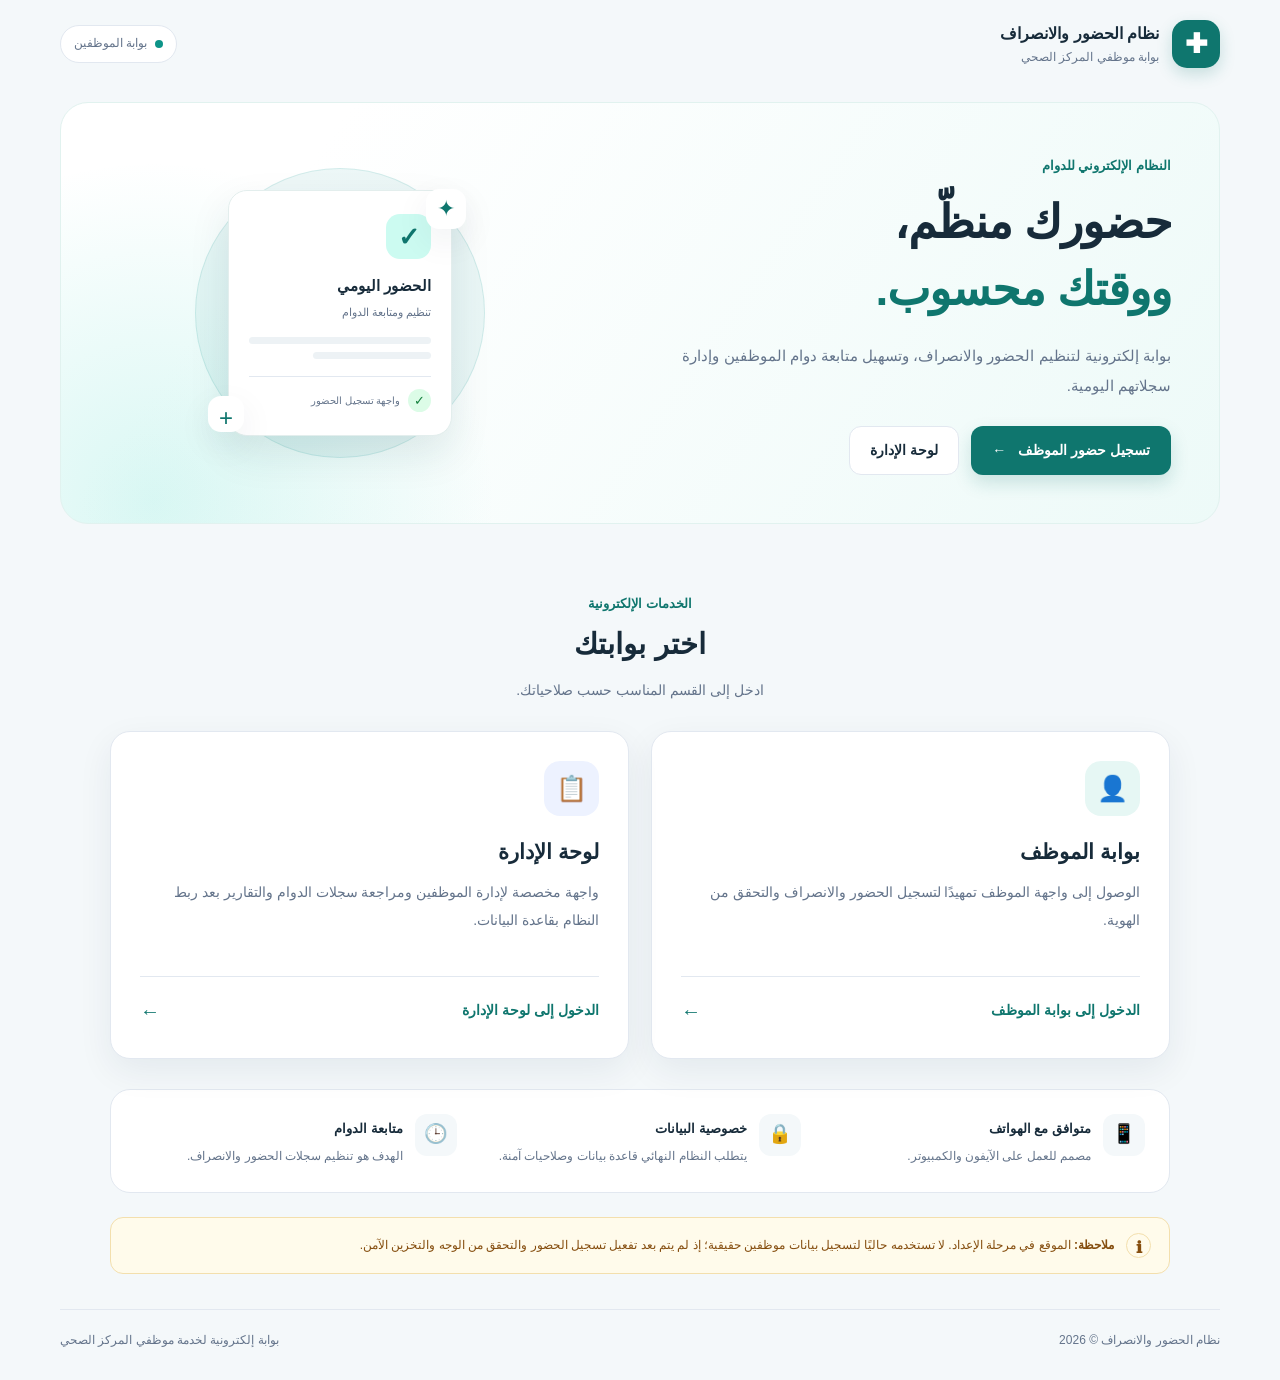
<file: index.html>
<!DOCTYPE html>
<html lang="ar" dir="rtl">
<head>
  <meta charset="UTF-8">
  <meta name="viewport" content="width=device-width, initial-scale=1.0">
  <meta name="theme-color" content="#0f766e">

  <title>نظام الحضور والانصراف | المركز الصحي</title>

  <meta
    name="description"
    content="بوابة إلكترونية لتنظيم حضور وانصراف موظفي المركز الصحي."
  >

  <link rel="stylesheet" href="styles.css">
</head>

<body>
  <header class="site-header">
    <a class="brand" href="index.html" aria-label="الصفحة الرئيسية">
      <span class="brand-icon" aria-hidden="true">✚</span>
      <span class="brand-text">
        <strong>نظام الحضور والانصراف</strong>
        <small>بوابة موظفي المركز الصحي</small>
      </span>
    </a>

    <span class="system-status">
      <span class="status-dot"></span>
      بوابة الموظفين
    </span>
  </header>

  <main>
    <section class="hero">
      <div class="hero-content">
        <span class="eyebrow">النظام الإلكتروني للدوام</span>

        <h1>
          حضورك منظّم،
          <span>ووقتك محسوب.</span>
        </h1>

        <p>
          بوابة إلكترونية لتنظيم الحضور والانصراف، وتسهيل متابعة
          دوام الموظفين وإدارة سجلاتهم اليومية.
        </p>

        <div class="hero-actions">
          <a class="btn btn-primary" href="employee.html">
            تسجيل حضور الموظف
            <span aria-hidden="true">←</span>
          </a>

          <a class="btn btn-secondary" href="admin.html">
            لوحة الإدارة
          </a>
        </div>
      </div>

      <div class="hero-visual" aria-hidden="true">
        <div class="visual-circle">
          <div class="visual-card">
            <div class="visual-icon">✓</div>
            <strong>الحضور اليومي</strong>
            <span>تنظيم ومتابعة الدوام</span>
            <div class="visual-line"></div>
            <div class="visual-line short"></div>
            <div class="visual-footer">
              <span class="visual-check">✓</span>
              <span>واجهة تسجيل الحضور</span>
            </div>
          </div>
          <span class="floating-shape shape-one">✦</span>
          <span class="floating-shape shape-two">+</span>
        </div>
      </div>
    </section>

    <section class="portal-section">
      <div class="section-heading">
        <span class="eyebrow">الخدمات الإلكترونية</span>
        <h2>اختر بوابتك</h2>
        <p>ادخل إلى القسم المناسب حسب صلاحياتك.</p>
      </div>

      <div class="portal-grid">
        <article class="portal-card employee-card">
          <div class="portal-icon">👤</div>
          <h3>بوابة الموظف</h3>
          <p>
            الوصول إلى واجهة الموظف تمهيدًا لتسجيل الحضور
            والانصراف والتحقق من الهوية.
          </p>
          <a class="card-link" href="employee.html">
            الدخول إلى بوابة الموظف
            <span aria-hidden="true">←</span>
          </a>
        </article>

        <article class="portal-card admin-card">
          <div class="portal-icon">📋</div>
          <h3>لوحة الإدارة</h3>
          <p>
            واجهة مخصصة لإدارة الموظفين ومراجعة سجلات الدوام
            والتقارير بعد ربط النظام بقاعدة البيانات.
          </p>
          <a class="card-link" href="admin.html">
            الدخول إلى لوحة الإدارة
            <span aria-hidden="true">←</span>
          </a>
        </article>
      </div>
    </section>

    <section class="info-strip">
      <div class="info-item">
        <span class="info-symbol">📱</span>
        <div>
          <strong>متوافق مع الهواتف</strong>
          <p>مصمم للعمل على الآيفون والكمبيوتر.</p>
        </div>
      </div>

      <div class="info-item">
        <span class="info-symbol">🔒</span>
        <div>
          <strong>خصوصية البيانات</strong>
          <p>يتطلب النظام النهائي قاعدة بيانات وصلاحيات آمنة.</p>
        </div>
      </div>

      <div class="info-item">
        <span class="info-symbol">🕒</span>
        <div>
          <strong>متابعة الدوام</strong>
          <p>الهدف هو تنظيم سجلات الحضور والانصراف.</p>
        </div>
      </div>
    </section>

    <section class="notice">
      <span class="notice-icon" aria-hidden="true">ℹ</span>
      <p>
        <strong>ملاحظة:</strong>
        الموقع في مرحلة الإعداد. لا تستخدمه حاليًا لتسجيل بيانات
        موظفين حقيقية؛ إذ لم يتم بعد تفعيل تسجيل الحضور والتحقق
        من الوجه والتخزين الآمن.
      </p>
    </section>
  </main>

  <footer class="site-footer">
    <p>نظام الحضور والانصراف © <span id="current-year">2026</span></p>
    <p>بوابة إلكترونية لخدمة موظفي المركز الصحي</p>
  </footer>

  <script>
    document.getElementById("current-year").textContent =
      new Date().getFullYear();
  </script>
</body>
</html>
</file>
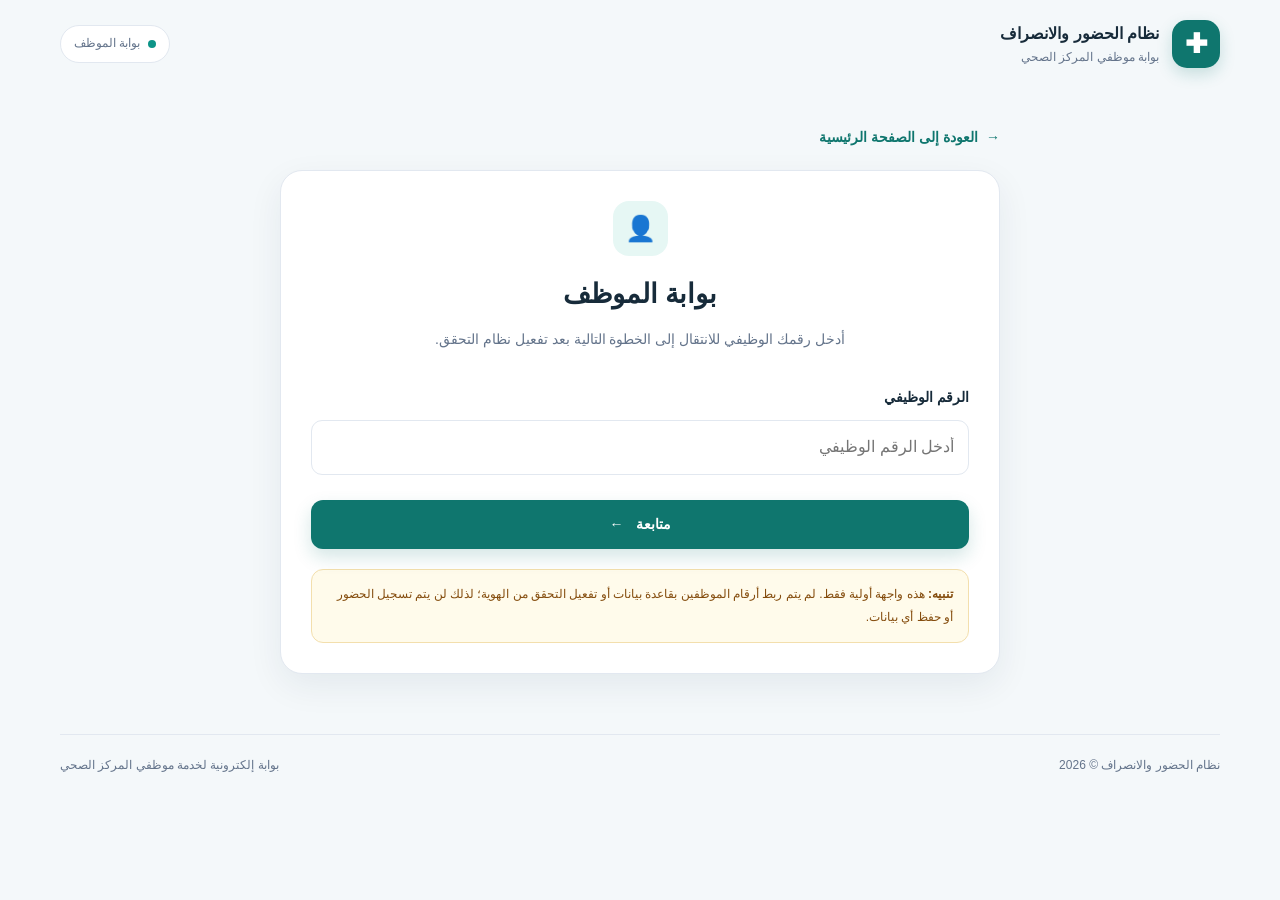
<file: employee.html>
<!DOCTYPE html>
<html lang="ar" dir="rtl">
<head>
  <meta charset="UTF-8">
  <meta name="viewport" content="width=device-width, initial-scale=1.0">
  <meta name="theme-color" content="#0f766e">

  <title>بوابة الموظف | نظام الحضور والانصراف</title>

  <link rel="stylesheet" href="styles.css">

  <style>
    .employee-page {
      width: min(720px, calc(100% - 32px));
      margin: 35px auto 60px;
    }

    .back-link {
      display: inline-flex;
      align-items: center;
      gap: 8px;
      margin-bottom: 20px;
      color: var(--primary);
      font-size: 14px;
      font-weight: bold;
    }

    .employee-panel {
      padding: 30px;
      border: 1px solid var(--border);
      border-radius: 22px;
      background: var(--surface);
      box-shadow: var(--shadow);
    }

    .employee-heading {
      text-align: center;
      margin-bottom: 25px;
    }

    .employee-heading .portal-icon {
      margin: 0 auto 14px;
    }

    .employee-heading h1 {
      margin: 0;
      font-size: 27px;
    }

    .employee-heading p {
      margin: 8px 0 0;
      color: var(--muted);
      font-size: 14px;
    }

    .employee-form {
      display: grid;
      gap: 10px;
    }

    .employee-form label {
      margin-top: 8px;
      font-size: 14px;
      font-weight: bold;
    }

    .employee-form input {
      width: 100%;
      min-height: 50px;
      padding: 12px 14px;
      border: 1px solid var(--border);
      border-radius: 11px;
      background: #fff;
      color: var(--text);
    }

    .employee-form input:focus {
      border-color: var(--primary);
    }

    .employee-form button {
      margin-top: 15px;
      width: 100%;
      cursor: pointer;
    }

    .employee-notice {
      margin-top: 20px;
      padding: 13px 15px;
      border: 1px solid #f3dfad;
      border-radius: 12px;
      background: #fffbeb;
      color: #854d0e;
      font-size: 12px;
      line-height: 1.9;
    }

    .employee-message {
      display: none;
      margin-top: 16px;
      padding: 12px;
      border-radius: 10px;
      font-size: 13px;
    }

    .employee-message.visible {
      display: block;
    }

    .employee-message.error {
      color: #991b1b;
      background: #fef2f2;
      border: 1px solid #fecaca;
    }

    @media (max-width: 520px) {
      .employee-page {
        margin-top: 20px;
      }

      .employee-panel {
        padding: 22px 18px;
      }

      .employee-heading h1 {
        font-size: 23px;
      }
    }
  </style>
</head>

<body>
  <header class="site-header">
    <a class="brand" href="index.html">
      <span class="brand-icon" aria-hidden="true">✚</span>
      <span class="brand-text">
        <strong>نظام الحضور والانصراف</strong>
        <small>بوابة موظفي المركز الصحي</small>
      </span>
    </a>

    <span class="system-status">
      <span class="status-dot"></span>
      بوابة الموظف
    </span>
  </header>

  <main class="employee-page">
    <a class="back-link" href="index.html">
      <span aria-hidden="true">→</span>
      العودة إلى الصفحة الرئيسية
    </a>

    <section class="employee-panel">
      <div class="employee-heading">
        <div class="portal-icon" aria-hidden="true">👤</div>

        <h1>بوابة الموظف</h1>

        <p>
          أدخل رقمك الوظيفي للانتقال إلى الخطوة التالية
          بعد تفعيل نظام التحقق.
        </p>
      </div>

      <form class="employee-form" id="employee-form">
        <label for="employee-id">الرقم الوظيفي</label>

        <input
          id="employee-id"
          name="employee-id"
          type="text"
          inputmode="numeric"
          autocomplete="off"
          placeholder="أدخل الرقم الوظيفي"
          maxlength="30"
          required
        >

        <button class="btn btn-primary" type="submit">
          متابعة
          <span aria-hidden="true">←</span>
        </button>
      </form>

      <div
        id="employee-message"
        class="employee-message"
        role="status"
        aria-live="polite"
      ></div>

      <div class="employee-notice">
        <strong>تنبيه:</strong>
        هذه واجهة أولية فقط. لم يتم ربط أرقام الموظفين بقاعدة
        بيانات أو تفعيل التحقق من الهوية؛ لذلك لن يتم تسجيل
        الحضور أو حفظ أي بيانات.
      </div>
    </section>
  </main>

  <footer class="site-footer">
    <p>نظام الحضور والانصراف © <span id="current-year">2026</span></p>
    <p>بوابة إلكترونية لخدمة موظفي المركز الصحي</p>
  </footer>

  <script>
    document.getElementById("current-year").textContent =
      new Date().getFullYear();

    const form = document.getElementById("employee-form");
    const employeeId = document.getElementById("employee-id");
    const message = document.getElementById("employee-message");

    form.addEventListener("submit", function (event) {
      event.preventDefault();

      const value = employeeId.value.trim();

      message.className = "employee-message visible error";

      if (!value) {
        message.textContent = "يرجى إدخال الرقم الوظيفي.";
        return;
      }

      message.textContent =
        "لم يتم تفعيل التحقق من الموظفين بعد. لن يُسجّل الحضور في هذه المرحلة.";
    });
  </script>
</body>
</html>
</file>
<file: styles.css>
/* =========================================
   نظام حضور وانصراف موظفي المركز الصحي
   Main stylesheet - Version 1.0
   ========================================= */

:root {
  --primary: #0f766e;
  --primary-dark: #115e59;
  --primary-light: #ccfbf1;
  --background: #f4f8fa;
  --surface: #ffffff;
  --text: #172b3a;
  --muted: #64748b;
  --border: #e2e8f0;
  --success: #15803d;
  --shadow: 0 12px 35px rgba(15, 45, 65, 0.07);
  --radius: 20px;
}

* {
  box-sizing: border-box;
}

html {
  scroll-behavior: smooth;
}

body {
  margin: 0;
  font-family: Tahoma, Arial, sans-serif;
  background: var(--background);
  color: var(--text);
  line-height: 1.8;
  -webkit-font-smoothing: antialiased;
}

a {
  color: inherit;
  text-decoration: none;
}

button,
input,
select,
textarea {
  font: inherit;
}

button,
a {
  -webkit-tap-highlight-color: transparent;
}

button:focus-visible,
a:focus-visible,
input:focus-visible,
select:focus-visible,
textarea:focus-visible {
  outline: 3px solid rgba(15, 118, 110, 0.35);
  outline-offset: 3px;
}

/* Header */

.site-header {
  width: min(1160px, calc(100% - 40px));
  min-height: 88px;
  margin: 0 auto;
  display: flex;
  align-items: center;
  justify-content: space-between;
  gap: 20px;
}

.brand {
  display: flex;
  align-items: center;
  gap: 13px;
  min-width: 0;
}

.brand-icon {
  width: 48px;
  height: 48px;
  flex-shrink: 0;
  display: grid;
  place-items: center;
  border-radius: 15px;
  background: var(--primary);
  color: #ffffff;
  font-size: 27px;
  font-weight: bold;
  box-shadow: 0 6px 16px rgba(15, 118, 110, 0.2);
}

.brand-text {
  display: flex;
  flex-direction: column;
  line-height: 1.7;
}

.brand-text strong {
  font-size: 16px;
  font-weight: 800;
}

.brand-text small {
  color: var(--muted);
  font-size: 12px;
}

.system-status {
  display: inline-flex;
  align-items: center;
  gap: 8px;
  padding: 7px 13px;
  border: 1px solid var(--border);
  border-radius: 30px;
  background: var(--surface);
  color: var(--muted);
  font-size: 12px;
  white-space: nowrap;
}

.status-dot {
  width: 8px;
  height: 8px;
  border-radius: 50%;
  background: #0d9488;
}

/* Hero */

.hero {
  width: min(1160px, calc(100% - 40px));
  min-height: 400px;
  margin: 14px auto 0;
  padding: 48px;
  display: grid;
  grid-template-columns: 1.1fr 0.9fr;
  align-items: center;
  gap: 35px;
  position: relative;
  overflow: hidden;
  border-radius: 28px;
  background:
    radial-gradient(
      circle at 8% 95%,
      rgba(45, 212, 191, 0.18),
      transparent 30%
    ),
    linear-gradient(125deg, #ffffff 20%, #edfaf8 100%);
  border: 1px solid #e1f2ef;
}

.hero-content {
  position: relative;
  z-index: 1;
}

.eyebrow {
  display: inline-block;
  color: var(--primary);
  font-size: 13px;
  font-weight: bold;
  margin-bottom: 12px;
}

.hero h1 {
  margin: 0;
  font-size: clamp(30px, 4vw, 46px);
  line-height: 1.45;
  letter-spacing: -1px;
  font-weight: 900;
}

.hero h1 span {
  display: block;
  color: var(--primary);
}

.hero-content > p {
  max-width: 510px;
  margin: 18px 0 25px;
  color: var(--muted);
  font-size: 15px;
  line-height: 2;
}

.hero-actions {
  display: flex;
  align-items: center;
  flex-wrap: wrap;
  gap: 12px;
}

.btn {
  min-height: 48px;
  padding: 11px 20px;
  display: inline-flex;
  justify-content: center;
  align-items: center;
  gap: 12px;
  border: 1px solid transparent;
  border-radius: 12px;
  font-size: 14px;
  font-weight: bold;
  transition:
    transform 0.2s ease,
    background 0.2s ease,
    box-shadow 0.2s ease;
}

.btn:hover {
  transform: translateY(-2px);
}

.btn-primary {
  background: var(--primary);
  color: #ffffff;
  box-shadow: 0 8px 18px rgba(15, 118, 110, 0.18);
}

.btn-primary:hover {
  background: var(--primary-dark);
}

.btn-secondary {
  background: #ffffff;
  color: var(--text);
  border-color: var(--border);
}

.btn-secondary:hover {
  border-color: var(--primary);
  color: var(--primary);
}

/* Hero illustration */

.hero-visual {
  display: grid;
  place-items: center;
  min-width: 0;
}

.visual-circle {
  width: min(290px, 100%);
  aspect-ratio: 1;
  position: relative;
  display: grid;
  place-items: center;
  border-radius: 50%;
  background: rgba(13, 148, 136, 0.07);
  border: 1px solid rgba(13, 148, 136, 0.12);
}

.visual-card {
  width: 78%;
  padding: 23px 20px;
  display: flex;
  flex-direction: column;
  align-items: flex-start;
  border: 1px solid #e3eeed;
  border-radius: 19px;
  background: #ffffff;
  box-shadow: 0 18px 40px rgba(15, 60, 65, 0.1);
}

.visual-icon {
  width: 45px;
  height: 45px;
  display: grid;
  place-items: center;
  margin-bottom: 13px;
  border-radius: 14px;
  background: var(--primary-light);
  color: var(--primary);
  font-size: 26px;
  font-weight: bold;
}

.visual-card > strong {
  font-size: 15px;
}

.visual-card > span {
  color: var(--muted);
  font-size: 11px;
  margin-top: 4px;
}

.visual-line {
  width: 100%;
  height: 7px;
  margin-top: 15px;
  border-radius: 10px;
  background: #edf2f5;
}

.visual-line.short {
  width: 65%;
  margin-top: 8px;
}

.visual-footer {
  display: flex;
  align-items: center;
  gap: 8px;
  margin-top: 17px;
  padding-top: 12px;
  width: 100%;
  border-top: 1px solid var(--border);
}

.visual-footer > span:last-child {
  color: var(--muted);
  font-size: 10px;
}

.visual-check {
  width: 23px;
  height: 23px;
  flex-shrink: 0;
  display: grid;
  place-items: center;
  border-radius: 50%;
  background: #dcfce7;
  color: var(--success);
  font-size: 13px;
}

.floating-shape {
  position: absolute;
  display: grid;
  place-items: center;
  color: var(--primary);
  background: #ffffff;
  border-radius: 13px;
  box-shadow: var(--shadow);
}

.shape-one {
  top: 20px;
  right: 18px;
  width: 40px;
  height: 40px;
  font-size: 22px;
}

.shape-two {
  bottom: 25px;
  left: 12px;
  width: 36px;
  height: 36px;
  font-size: 24px;
}

/* Portal section */

.portal-section {
  width: min(1060px, calc(100% - 40px));
  margin: 65px auto 0;
}

.section-heading {
  text-align: center;
  margin-bottom: 28px;
}

.section-heading .eyebrow {
  margin-bottom: 3px;
}

.section-heading h2 {
  margin: 0;
  font-size: 29px;
  font-weight: 900;
}

.section-heading p {
  margin: 7px 0 0;
  color: var(--muted);
  font-size: 14px;
}

.portal-grid {
  display: grid;
  grid-template-columns: repeat(2, minmax(0, 1fr));
  gap: 22px;
}

.portal-card {
  min-width: 0;
  padding: 29px;
  border: 1px solid var(--border);
  border-radius: var(--radius);
  background: var(--surface);
  box-shadow: var(--shadow);
  transition:
    transform 0.2s ease,
    box-shadow 0.2s ease,
    border-color 0.2s ease;
}

.portal-card:hover {
  transform: translateY(-4px);
  border-color: #b7ded9;
  box-shadow: 0 18px 40px rgba(15, 45, 65, 0.1);
}

.portal-icon {
  width: 55px;
  height: 55px;
  display: grid;
  place-items: center;
  border-radius: 16px;
  background: #e6f7f4;
  font-size: 25px;
}

.admin-card .portal-icon {
  background: #edf2ff;
}

.portal-card h3 {
  margin: 17px 0 7px;
  font-size: 21px;
  font-weight: 800;
}

.portal-card p {
  min-height: 78px;
  margin: 0 0 20px;
  color: var(--muted);
  font-size: 14px;
  line-height: 2;
}

.card-link {
  display: flex;
  align-items: center;
  justify-content: space-between;
  gap: 12px;
  padding-top: 16px;
  border-top: 1px solid var(--border);
  color: var(--primary);
  font-size: 14px;
  font-weight: bold;
}

.card-link span {
  font-size: 20px;
  transition: transform 0.2s ease;
}

.card-link:hover span {
  transform: translateX(-4px);
}

/* Information strip */

.info-strip {
  width: min(1060px, calc(100% - 40px));
  margin: 30px auto 0;
  padding: 24px;
  display: grid;
  grid-template-columns: repeat(3, minmax(0, 1fr));
  gap: 22px;
  border: 1px solid var(--border);
  border-radius: var(--radius);
  background: #ffffff;
}

.info-item {
  display: flex;
  align-items: flex-start;
  gap: 12px;
  min-width: 0;
}

.info-symbol {
  width: 42px;
  height: 42px;
  flex-shrink: 0;
  display: grid;
  place-items: center;
  border-radius: 12px;
  background: var(--background);
  font-size: 19px;
}

.info-item strong {
  font-size: 13px;
}

.info-item p {
  margin: 4px 0 0;
  color: var(--muted);
  font-size: 12px;
  line-height: 1.8;
}

/* Development notice */

.notice {
  width: min(1060px, calc(100% - 40px));
  margin: 24px auto 0;
  padding: 15px 18px;
  display: flex;
  align-items: flex-start;
  gap: 12px;
  border: 1px solid #f3dfad;
  border-radius: 13px;
  background: #fffbeb;
  color: #854d0e;
}

.notice-icon {
  width: 25px;
  height: 25px;
  flex-shrink: 0;
  display: grid;
  place-items: center;
  border: 1px solid #f3dfad;
  border-radius: 50%;
  font-weight: bold;
}

.notice p {
  margin: 0;
  font-size: 12px;
  line-height: 2;
}

/* Footer */

.site-footer {
  width: min(1160px, calc(100% - 40px));
  margin: 35px auto 0;
  padding: 20px 0 28px;
  display: flex;
  justify-content: space-between;
  align-items: center;
  gap: 12px;
  border-top: 1px solid var(--border);
  color: var(--muted);
  font-size: 12px;
}

.site-footer p {
  margin: 0;
}

/* Responsive layout */

@media (max-width: 800px) {
  .hero {
    padding: 34px 28px;
    grid-template-columns: 1fr;
    gap: 30px;
  }

  .hero-content {
    text-align: center;
  }

  .hero-content > p {
    margin-right: auto;
    margin-left: auto;
  }

  .hero-actions {
    justify-content: center;
  }

  .hero-visual {
    padding: 8px 0;
  }

  .visual-circle {
    width: 250px;
  }

  .portal-section {
    margin-top: 48px;
  }

  .info-strip {
    grid-template-columns: 1fr;
    gap: 20px;
  }

  .info-item p {
    max-width: 500px;
  }
}

@media (max-width: 520px) {
  .site-header {
    width: calc(100% - 28px);
    min-height: 76px;
    gap: 8px;
  }

  .brand {
    gap: 9px;
  }

  .brand-icon {
    width: 40px;
    height: 40px;
    border-radius: 12px;
    font-size: 23px;
  }

  .brand-text strong {
    font-size: 12px;
  }

  .brand-text small {
    font-size: 10px;
  }

  .system-status {
    padding: 6px 9px;
    gap: 6px;
    font-size: 10px;
  }

  .hero {
    width: calc(100% - 28px);
    margin-top: 8px;
    padding: 30px 18px;
    border-radius: 22px;
  }

  .hero h1 {
    font-size: 30px;
    letter-spacing: 0;
  }

  .hero-content > p {
    font-size: 13px;
  }

  .hero-actions {
    flex-direction: column;
    align-items: stretch;
  }

  .btn {
    width: 100%;
  }

  .visual-circle {
    width: 225px;
  }

  .portal-section,
  .info-strip,
  .notice {
    width: calc(100% - 28px);
  }

  .section-heading h2 {
    font-size: 25px;
  }

  .portal-grid {
    grid-template-columns: 1fr;
    gap: 15px;
  }

  .portal-card {
    padding: 23px;
  }

  .portal-card p {
    min-height: 0;
  }

  .info-strip {
    padding: 20px;
  }

  .notice {
    padding: 13px;
  }

  .site-footer {
    width: calc(100% - 28px);
    flex-direction: column;
    text-align: center;
    gap: 5px;
  }
}

/* Accessibility: reduce animation when requested */

@media (prefers-reduced-motion: reduce) {
  *,
  *::before,
  *::after {
    scroll-behavior: auto !important;
    transition-duration: 0.01ms !important;
  }
}
</file>
